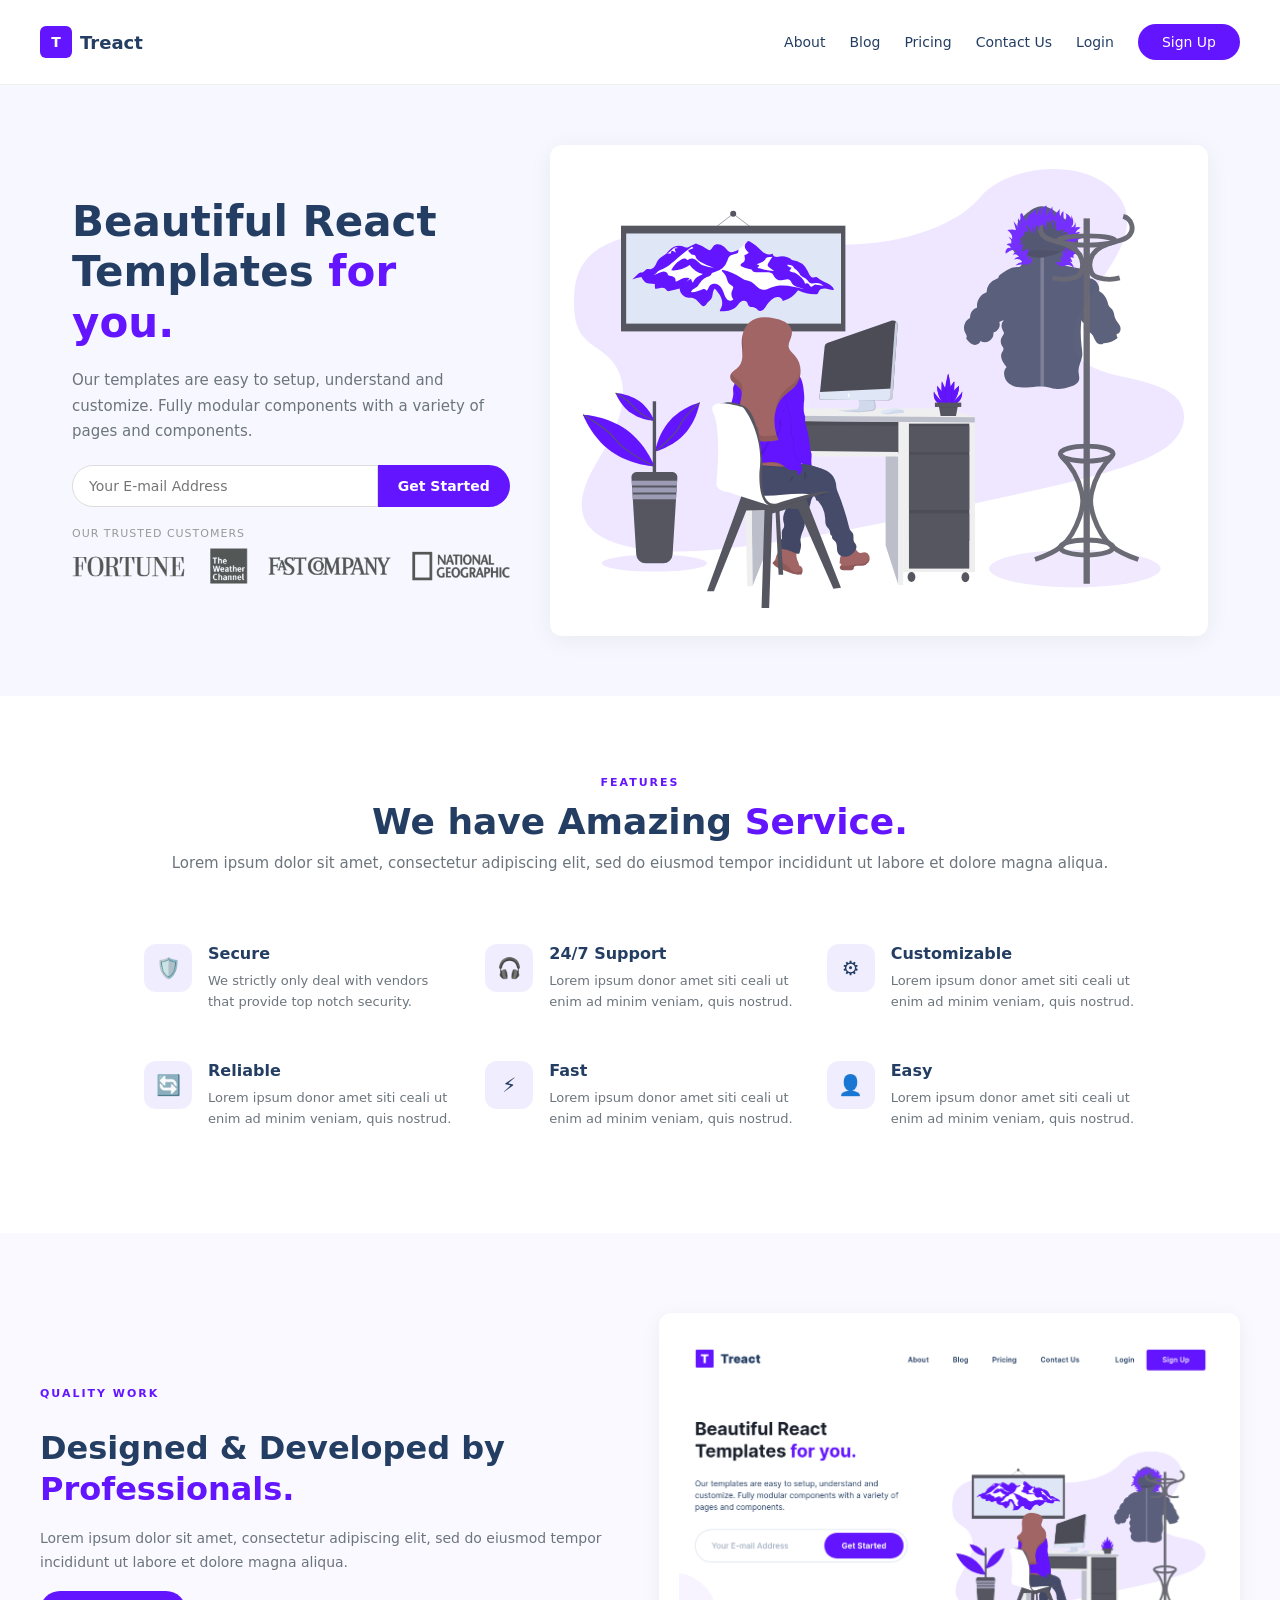
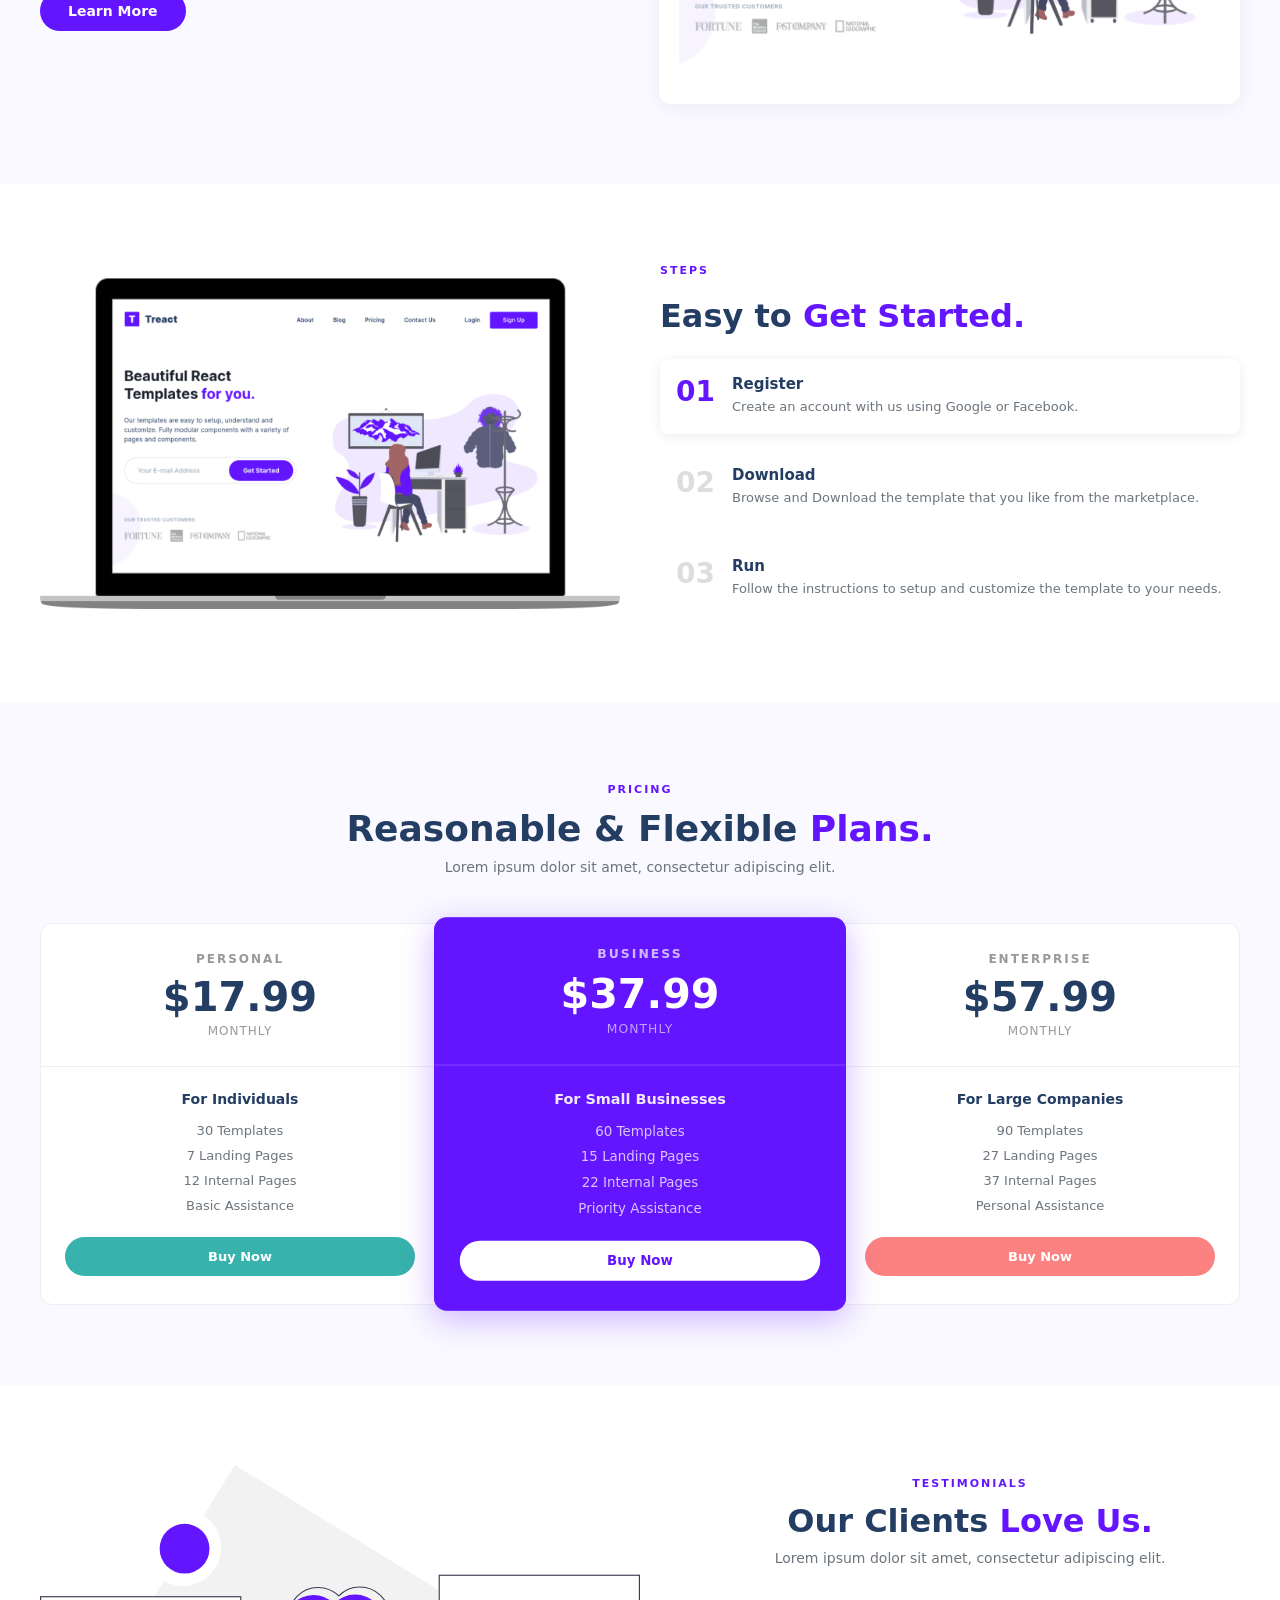
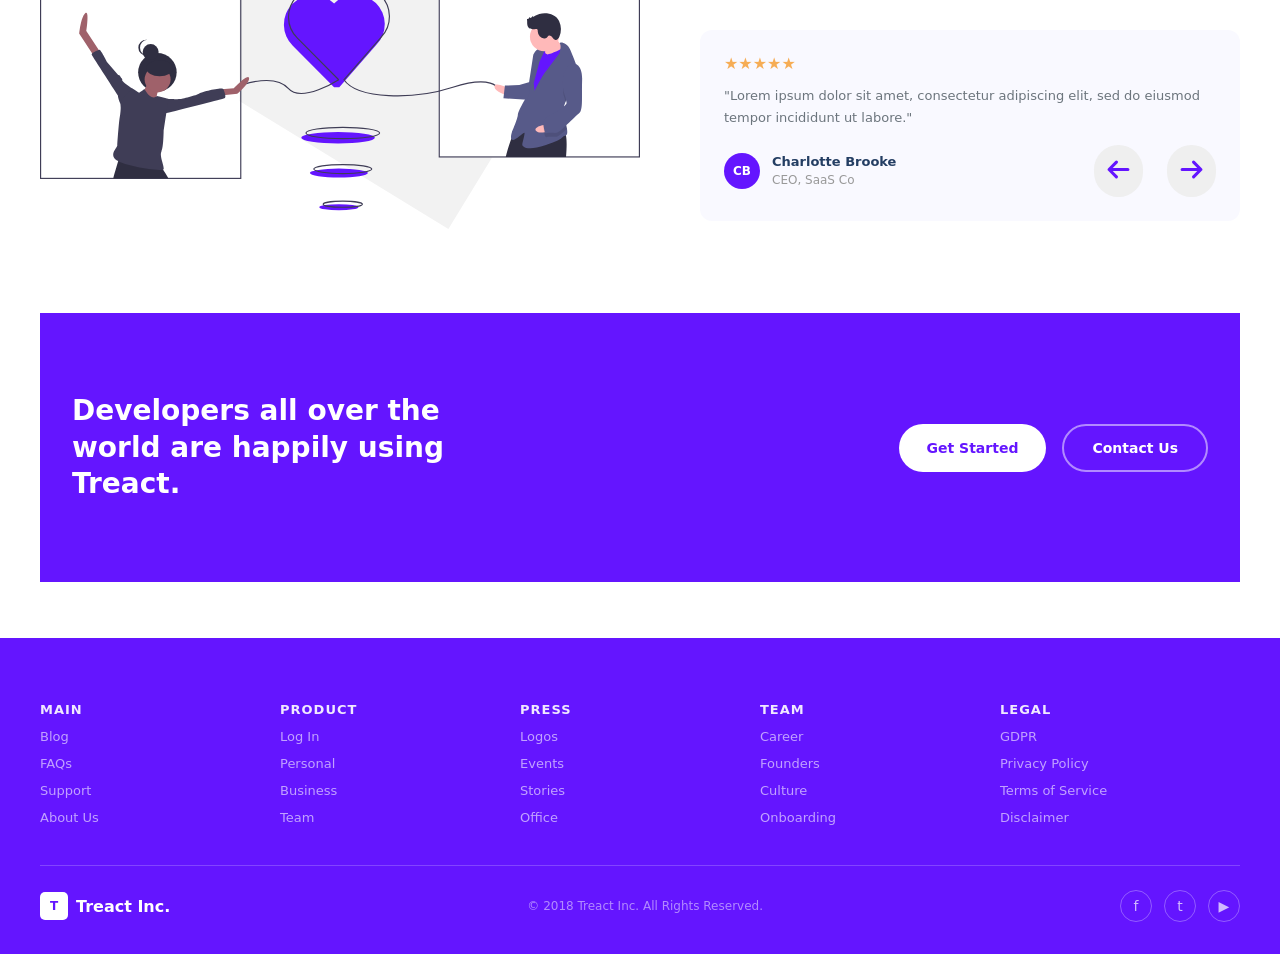
<file: index.html>
<!DOCTYPE html>
<html lang="en">
  <head>
    <meta charset="UTF-8" />
    <meta http-equiv="X-UA-Compatible" content="IE=edge" />
    <meta name="viewport" content="width=device-width, initial-scale=1.0" />
    
    <!-- Security: Prevent XSS and clickjacking -->
    <meta http-equiv="Content-Security-Policy" content="default-src 'self'; script-src 'self'; style-src 'self' 'unsafe-inline' https://fonts.googleapis.com; font-src 'self' https://fonts.gstatic.com; img-src 'self' data:; frame-ancestors 'none'; base-uri 'self'; form-action 'self';">
    <meta http-equiv="X-Content-Type-Options" content="nosniff">
    <meta http-equiv="X-Frame-Options" content="DENY">
    <meta http-equiv="X-XSS-Protection" content="1; mode=block">
    <meta name="referrer" content="strict-origin-when-cross-origin">
    
    <title>Treact</title>
    <link rel="stylesheet" href="style.css" />
    
    <!-- Security: Subresource Integrity for external scripts (add hash when you have one) -->
    <script src="script.js" defer></script>
  </head>
  <body>
    <nav>
      <div class="row nav__row">
        <div class="nav-logo">
          <div class="nav-logo-icon">T</div>
          Treact
        </div>
        <div class="nav-links">
          <!-- Security: href anchors only, no javascript: URLs -->
          <a href="#features">About</a>
          <a href="#quality">Blog</a>
          <a href="#pricing">Pricing</a>
          <a href="#start">Contact Us</a>
          <!-- Security: Login/Signup should go to real auth pages, not # -->
          <a href="/login" id="login-link">Login</a>
          <a href="/signup" id="signup-link" class="btn-primary">Sign Up</a>
        </div>
        <button class="btn__menu" onclick="openMenu()" aria-label="Open menu">
          <svg
            xmlns="http://www.w3.org/2000/svg"
            width="24"
            height="24"
            viewBox="0 0 24 24"
            fill="none"
            stroke="currentColor"
            stroke-width="2"
            stroke-linecap="round"
            stroke-linejoin="round"
          >
            <line x1="3" y1="12" x2="21" y2="12"></line>
            <line x1="3" y1="6" x2="21" y2="6"></line>
            <line x1="3" y1="18" x2="21" y2="18"></line>
          </svg>
        </button>
      </div>
    </nav>

    <div class="modal" role="dialog" aria-modal="true" aria-hidden="true">
      <button class="btn__menu btn__menu--close" onclick="closeMenu()" aria-label="Close menu">
        <svg
          xmlns="http://www.w3.org/2000/svg"
          width="24"
          height="24"
          viewBox="0 0 24 24"
          fill="none"
          stroke="currentColor"
          stroke-width="2"
          stroke-linecap="round"
          stroke-linejoin="round"
        >
          <line x1="18" y1="6" x2="6" y2="18"></line>
          <line x1="6" y1="6" x2="18" y2="18"></line>
        </svg>
      </button>
      <div class="modal__links">
        <a href="#features" class="modal__link">About</a>
        <a href="#quality" class="modal__link">Blog</a>
        <a href="#pricing" class="modal__link">Pricing</a>
        <a href="#start" class="modal__link">Contact Us</a>
        <a href="/login" class="modal__link" id="modal-login">Login</a>
        <a href="/signup" class="modal__link modal__link--primary" id="modal-signup">Sign Up</a>
      </div>
    </div>

    <section id="landing">
      <div class="header-row row">
        <div class="header-left">
          <h1>
            Beautiful React Templates <span class="purple">for you.</span>
          </h1>
          <p>
            Our templates are easy to setup, understand and customize. Fully
            modular components with a variety of pages and components.
          </p>
          <div class="email-form">
            <!-- Security: Input validation attributes -->
            <input
              type="email"
              id="email-input"
              name="email"
              placeholder="Your E-mail Address"
              required
              maxlength="254"
              autocomplete="email"
              pattern="[a-z0-9._%+-]+@[a-z0-9.-]+\.[a-z]{2,}$"
            />
            <button type="submit" id="get-started-btn">Get Started</button>
          </div>
          <div class="trusted">
            <span>Our Trusted Customers</span>
            <div class="trusted-logos">
              <img src="./assets/customers-logo.png" alt="Trusted customer logos" loading="lazy" />
            </div>
          </div>
        </div>
        <div class="header-right">
          <img src="./assets/design-illustration-2.svg" alt="Design illustration" loading="lazy" />
        </div>
      </div>
    </section>

    <section id="features">
      <div class="container">
        <div class="row__narrow">
          <div class="features-header">
            <div class="label">Features</div>
            <h2>We have Amazing <span class="purple">Service.</span></h2>
            <p>
              Lorem ipsum dolor sit amet, consectetur adipiscing elit, sed do
              eiusmod tempor incididunt ut labore et dolore magna aliqua.
            </p>
          </div>
          <div class="services">
            <div class="service">
              <div class="service-icon" aria-hidden="true">🛡️</div>
              <div class="service-description">
                <h3>Secure</h3>
                <p>
                  We strictly only deal with vendors that provide top notch
                  security.
                </p>
              </div>
            </div>
            <div class="service">
              <div class="service-icon" aria-hidden="true">🎧</div>
              <div class="service-description">
                <h3>24/7 Support</h3>
                <p>
                  Lorem ipsum donor amet siti ceali ut enim ad minim veniam,
                  quis nostrud.
                </p>
              </div>
            </div>
            <div class="service">
              <div class="service-icon" aria-hidden="true">⚙️</div>
              <div class="service-description">
                <h3>Customizable</h3>
                <p>
                  Lorem ipsum donor amet siti ceali ut enim ad minim veniam,
                  quis nostrud.
                </p>
              </div>
            </div>
            <div class="service">
              <div class="service-icon" aria-hidden="true">🔄</div>
              <div class="service-description">
                <h3>Reliable</h3>
                <p>
                  Lorem ipsum donor amet siti ceali ut enim ad minim veniam,
                  quis nostrud.
                </p>
              </div>
            </div>
            <div class="service">
              <div class="service-icon" aria-hidden="true">⚡</div>
              <div class="service-description">
                <h3>Fast</h3>
                <p>
                  Lorem ipsum donor amet siti ceali ut enim ad minim veniam,
                  quis nostrud.
                </p>
              </div>
            </div>
            <div class="service">
              <div class="service-icon" aria-hidden="true">👤</div>
              <div class="service-description">
                <h3>Easy</h3>
                <p>
                  Lorem ipsum donor amet siti ceali ut enim ad minim veniam,
                  quis nostrud.
                </p>
              </div>
            </div>
          </div>
        </div>
      </div>
    </section>

    <section id="quality">
      <div class="container">
        <div class="row">
          <div class="quality-left">
            <div class="label">Quality Work</div>
            <h2>
              Designed & Developed by <span class="purple">Professionals.</span>
            </h2>
            <p>
              Lorem ipsum dolor sit amet, consectetur adipiscing elit, sed do
              eiusmod tempor incididunt ut labore et dolore magna aliqua.
            </p>
            <a href="#features" class="learn-more">Learn More</a>
          </div>
          <div class="quality-right">
            <img src="./assets/hero-screenshot-1.png" alt="Product screenshot showing Treact interface" loading="lazy" />
          </div>
        </div>
      </div>
    </section>

    <section id="steps">
      <div class="container">
        <div class="row">
          <div class="steps-left">
            <img src="./assets/laptop-final.png" alt="Laptop illustration showing Treact website" class="steps-img" loading="lazy" />
          </div>
          <div class="steps-right">
            <div class="label">Steps</div>
            <h2>Easy to <span class="purple">Get Started.</span></h2>
            <div class="step active">
              <div class="step-num">01</div>
              <div class="step-content">
                <h4>Register</h4>
                <p>Create an account with us using Google or Facebook.</p>
              </div>
            </div>
            <div class="step">
              <div class="step-num">02</div>
              <div class="step-content">
                <h4>Download</h4>
                <p>
                  Browse and Download the template that you like from the
                  marketplace.
                </p>
              </div>
            </div>
            <div class="step">
              <div class="step-num">03</div>
              <div class="step-content">
                <h4>Run</h4>
                <p>
                  Follow the instructions to setup and customize the template to
                  your needs.
                </p>
              </div>
            </div>
          </div>
        </div>
      </div>
    </section>

    <section id="pricing">
      <div class="container">
        <div class="row">
          <div class="pricing-header">
            <div class="label">Pricing</div>
            <h2>Reasonable & Flexible <span class="purple">Plans.</span></h2>
            <p>Lorem ipsum dolor sit amet, consectetur adipiscing elit.</p>
          </div>
          <div class="plans">
            <div class="plan">
              <div class="plan-header">
                <div class="plan-name">Personal</div>
                <div class="price">$17.99</div>
                <div class="period">Monthly</div>
              </div>
              <div class="plan-body">
                <h4>For Individuals</h4>
                <ul>
                  <li>30 Templates</li>
                  <li>7 Landing Pages</li>
                  <li>12 Internal Pages</li>
                  <li>Basic Assistance</li>
                </ul>
              </div>
              <div class="plan-footer">
                <button class="plan-btn teal" type="button">Buy Now</button>
              </div>
            </div>
            <div class="plan featured">
              <div class="plan-header">
                <div class="plan-name">Business</div>
                <div class="price">$37.99</div>
                <div class="period">Monthly</div>
              </div>
              <div class="plan-body">
                <h4>For Small Businesses</h4>
                <ul>
                  <li>60 Templates</li>
                  <li>15 Landing Pages</li>
                  <li>22 Internal Pages</li>
                  <li>Priority Assistance</li>
                </ul>
              </div>
              <div class="plan-footer">
                <button class="plan-btn white" type="button">Buy Now</button>
              </div>
            </div>
            <div class="plan">
              <div class="plan-header">
                <div class="plan-name">Enterprise</div>
                <div class="price">$57.99</div>
                <div class="period">Monthly</div>
              </div>
              <div class="plan-body">
                <h4>For Large Companies</h4>
                <ul>
                  <li>90 Templates</li>
                  <li>27 Landing Pages</li>
                  <li>37 Internal Pages</li>
                  <li>Personal Assistance</li>
                </ul>
              </div>
              <div class="plan-footer">
                <button class="plan-btn coral" type="button">Buy Now</button>
              </div>
            </div>
          </div>
        </div>
      </div>
    </section>

    <section id="testimonials">
      <div class="container">
        <div class="row">
          <figure class="testimonial__description--img">
            <img src="./assets/love-illustration.svg" alt="Love illustration" loading="lazy" />
          </figure>
          <div class="testimonials-row">
            <div class="testimonials-header">
              <div class="label">Testimonials</div>
              <h2>Our Clients <span class="purple">Love Us.</span></h2>
              <p>Lorem ipsum dolor sit amet, consectetur adipiscing elit.</p>
            </div>
            <div class="testimonial">
              <div class="stars" aria-label="5 star rating">★★★★★</div>
              <p>
                "Lorem ipsum dolor sit amet, consectetur adipiscing elit, sed do
                eiusmod tempor incididunt ut labore."
              </p>

              <div class="testimonial__bottom">
                <div class="testimonial-author">
                  <div class="avatar" aria-hidden="true">CB</div>
                  <div class="author-info">
                    <strong>Charlotte Brooke</strong>
                    <span>CEO, SaaS Co</span>
                  </div>
                </div>

                <div class="testimonial__buttons">
                  <button class="testimonial__button" aria-label="Previous testimonial">
                    <svg
                      fill="none"
                      stroke="rgb(100,21,255)"
                      stroke-linecap="round"
                      stroke-linejoin="round"
                      stroke-width="3"
                      viewBox="0 0 24 24"
                    >
                      <path d="M10 19l-7-7m0 0l7-7m-7 7h18"></path>
                    </svg>
                  </button>
                  <div class="divider"></div>
                  <button class="testimonial__button" aria-label="Next testimonial">
                    <svg
                      fill="none"
                      stroke="rgb(100,21,255)"
                      stroke-linecap="round"
                      stroke-linejoin="round"
                      stroke-width="3"
                      viewBox="0 0 24 24"
                    >
                      <path d="M14 5l7 7m0 0l-7 7m7-7H3"></path>
                    </svg>
                  </button>
                </div>
              </div>
            </div>
          </div>
        </div>
      </div>
    </section>

    <section id="start">
      <div class="container">
        <div class="row">
          <div class="start-left">
            <h2>Developers all over the world are happily using Treact.</h2>
          </div>
          <div class="start-buttons">
            <button class="btn-white" id="cta-start" type="button">Get Started</button>
            <button class="btn-outline-white" id="cta-contact" type="button">
              Contact Us
            </button>
          </div>
        </div>
      </div>
    </section>

    <footer>
      <div class="row footer__row">
        <div class="links">
          <div class="link">
            <h4>Main</h4>
            <a href="#features">Blog</a>
            <a href="#features">FAQs</a>
            <a href="#start">Support</a>
            <a href="#features">About Us</a>
          </div>
          <div class="link">
            <h4>Product</h4>
            <a href="/login" class="footer-login">Log In</a>
            <a href="#pricing">Personal</a>
            <a href="#pricing">Business</a>
            <a href="#pricing">Team</a>
          </div>
          <div class="link">
            <h4>Press</h4>
            <a href="#">Logos</a>
            <a href="#">Events</a>
            <a href="#">Stories</a>
            <a href="#">Office</a>
          </div>
          <div class="link">
            <h4>Team</h4>
            <a href="#">Career</a>
            <a href="#">Founders</a>
            <a href="#">Culture</a>
            <a href="#">Onboarding</a>
          </div>
          <div class="link">
            <h4>Legal</h4>
            <a href="#">GDPR</a>
            <a href="#">Privacy Policy</a>
            <a href="#">Terms of Service</a>
            <a href="#">Disclaimer</a>
          </div>
        </div>
        <div class="footer__info">
          <div class="footer-logo">
            <div class="footer-logo-icon">T</div>
            Treact Inc.
          </div>
          <div class="copyright">© 2018 Treact Inc. All Rights Reserved.</div>
          <div class="social-icons">
            <!-- Security: External links with rel attributes -->
            <a href="https://facebook.com" target="_blank" rel="noopener noreferrer nofollow" aria-label="Facebook">f</a>
            <a href="https://twitter.com" target="_blank" rel="noopener noreferrer nofollow" aria-label="Twitter">t</a>
            <a href="https://youtube.com" target="_blank" rel="noopener noreferrer nofollow" aria-label="YouTube">▶</a>
          </div>
        </div>
      </div>
    </footer>
  </body>
</html>
</file>
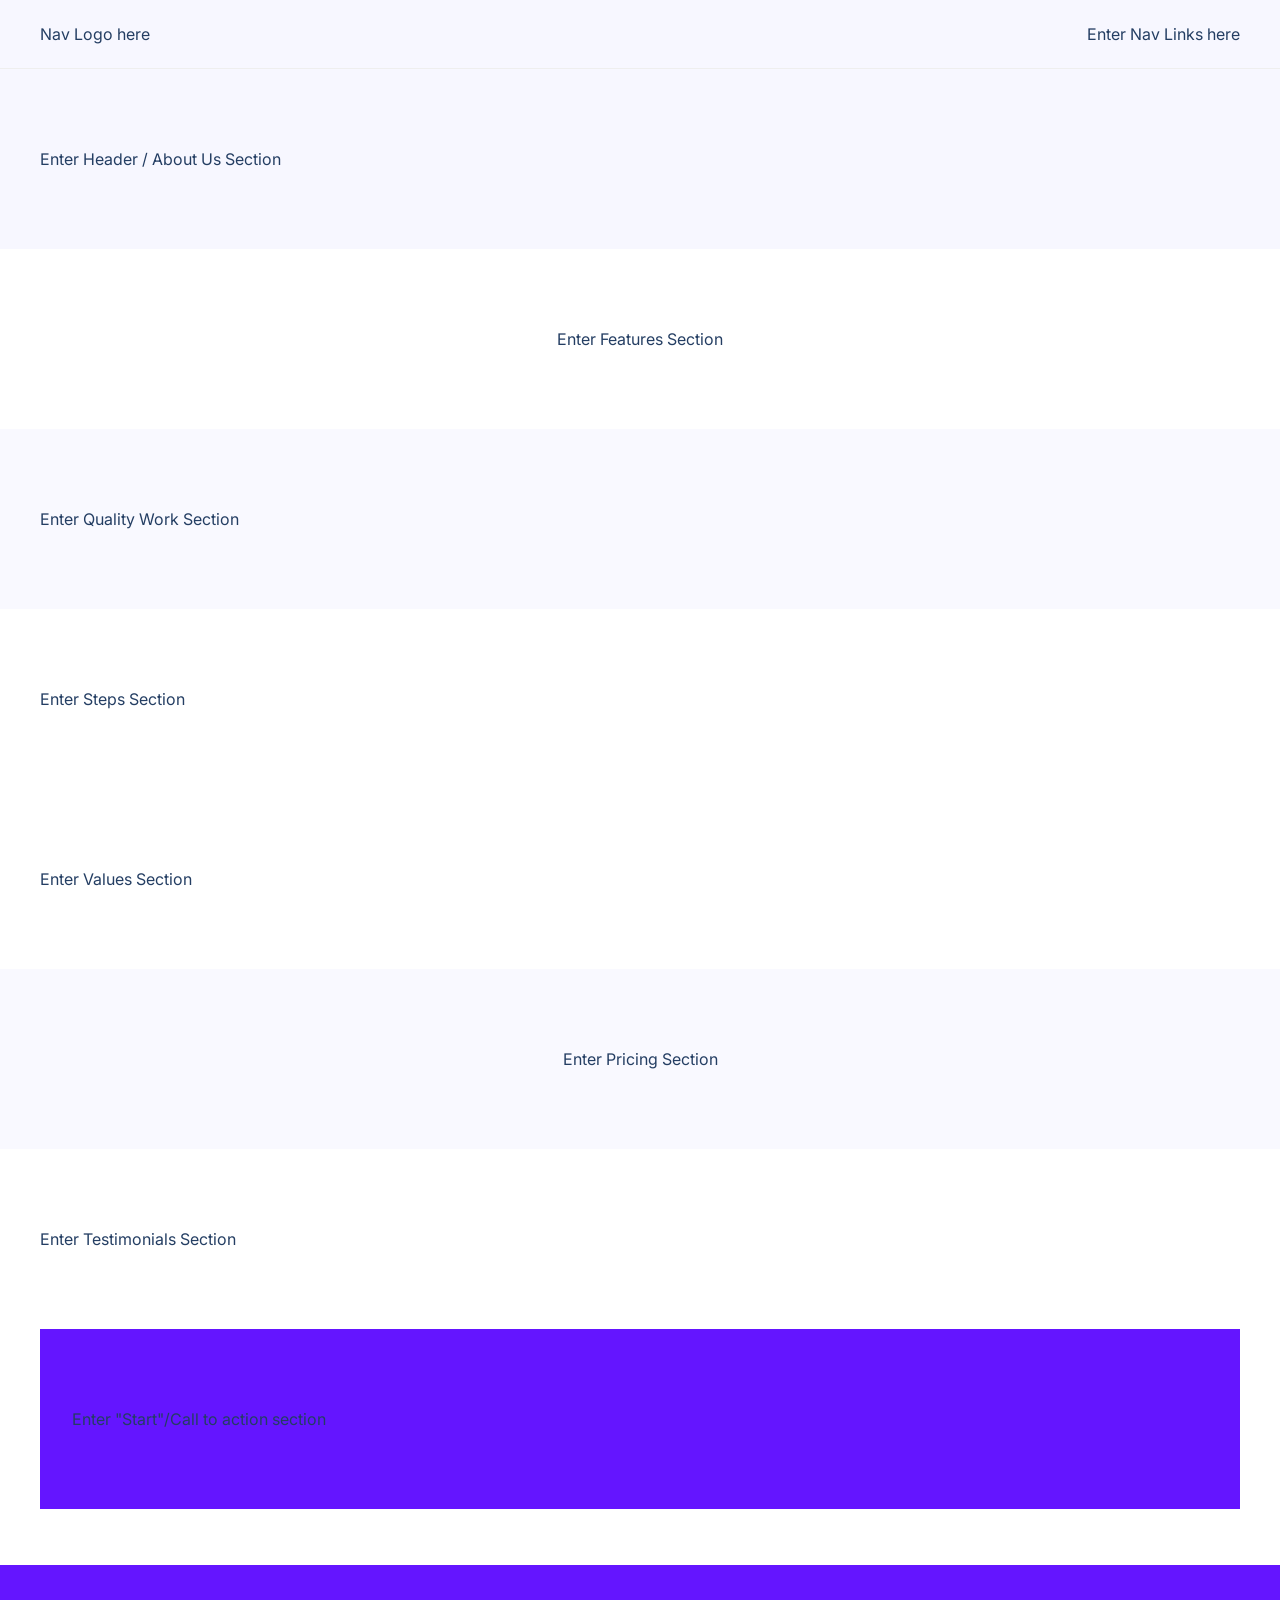
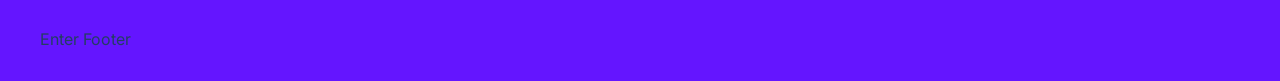
<file: projectfrontend.html>
<!DOCTYPE html>
<html lang="en">

<head>
    <meta charset="UTF-8">
    <meta http-equiv="X-UA-Compatible" content="IE=edge">
    <meta name="viewport" content="width=device-width, initial-scale=1.0">
    <title>Document</title>
    <link rel="stylesheet" href="style.css">
    <link rel="stylesheet" href="https://pro.fontawesome.com/releases/v5.10.0/css/all.css"
        integrity="sha384-AYmEC3Yw5cVb3ZcuHtOA93w35dYTsvhLPVnYs9eStHfGJvOvKxVfELGroGkvsg+p" crossorigin="anonymous" />
    <script src="script.js"></script>
</head>

<body>
    <section id="landing">
        <nav>
            <div class="row nav__row">
                <div class="nav__logo">
                <!--  -->Nav Logo here<!--  -->
                </div>
                <!--  -->Enter Nav Links here<!--  -->
                <button class="btn__menu" onclick="openMenu()">
                    <svg xmlns="http://www.w3.org/2000/svg" width="24" height="24" viewBox="0 0 24 24" fill="none"
                        stroke="currentColor" stroke-width="2" stroke-linecap="round" stroke-linejoin="round"
                        class="btn__menu--svg">
                        <line x1="3" y1="12" x2="21" y2="12"></line>
                        <line x1="3" y1="6" x2="21" y2="6"></line>
                        <line x1="3" y1="18" x2="21" y2="18"></line>
                    </svg>
                </button>
            </div>
        </nav>
        <div class="modal">
            <button class="btn__menu btn__menu--close" onclick="closeMenu()">
                <svg xmlns="http://www.w3.org/2000/svg" width="24" height="24" viewBox="0 0 24 24" fill="none"
                    stroke="currentColor" stroke-width="2" stroke-linecap="round" stroke-linejoin="round"
                    class="light___StyledCloseIcon-lj69nl-14 fASujC">
                    <line x1="18" y1="6" x2="6" y2="18"></line>
                    <line x1="6" y1="6" x2="18" y2="18"></line>
                </svg>
            </button>
            <div class="modal__links">
                <a class="modal__link">About</a>
                <a class="modal__link">Blog</a>
                <a class="modal__link">Pricing</a>
                <a class="modal__link">Contact Us</a>
                <a class="modal__link">Login</a>
                <a class="modal__link modal__link--primary">Sign Up</a>
            </div>
        </div>
        <header>
            <div class="container">
                <div class="row">
                    <!--  -->Enter Header / About Us Section<!--  -->
            </div>
        </header>
    </section>
    <main>
        <section id="features">
            <div class="container">
                <div class="row__narrow">
                    <!--  -->Enter Features Section<!--  -->
                </div>
            </div>
        </section>
        <section id="quality">
            <div class="container">
                <div class="row">
                    <!--  -->Enter Quality Work Section<!--  -->
                </div>
            </div>
        </section>
        <section id="steps">
            <div class="container">
                <div class="row">
                    <!--  -->Enter Steps Section<!--  -->
                </div>
            </div>
        </section>
        <section id="values">
            <div class="container">
                <div class="row">
                    <!--  -->Enter Values Section<!--  -->
                </div>
            </div>
        </section>
        <section id="pricing">
            <div class="container">
                <div class="row">
                    <!--  -->Enter Pricing Section<!--  -->
                </div>
            </div>
        </section>
        <section id="testimonials">
            <div class="container">
                <div class="row">
                    <!--  -->Enter Testimonials Section<!--  -->
                </div>
            </div>
        </section>
        <section id="start">
            <div class="container">
                <div class="row">
                    <!--  -->Enter "Start"/Call to action section<!--  -->
                </div>
            </div>
        </section>
    </main>
    <footer>
        <div class="row footer__row">
            <!--  -->Enter Footer<!--  -->
        </div>
    </footer>
</body>

</html>
</file>
<file: style.css>
@import url("https://fonts.googleapis.com/css2?family=Inter:wght@100;200;300;400;500;600;700;800;900&display=swap");

* {
  margin: 0;
  padding: 0;
  box-sizing: border-box;
  font-family: "Inter", system-ui;
  color: #243e63;
}

body {
  max-width: 100vw;
  overflow-x: hidden;
}

img {
  width: 100%;
}

.row {
  width: 100%;
  max-width: 1200px;
  margin: 0 auto;
}

.row__narrow {
  width: 100%;
  max-width: 1024px;
  margin: 0 auto;
}

.container {
  padding: 80px 32px;
}

.purple {
  color: #6415ff;
}

/* NAV */
nav {
  display: flex;
  padding: 24px 32px;
  border-bottom: 1px solid #eee;
}

.nav__row {
  display: flex;
  justify-content: space-between;
  align-items: center;
}

.nav-logo {
  display: flex;
  align-items: center;
  gap: 8px;
  font-weight: 700;
  font-size: 18px;
}

.nav-logo-icon {
  background: #6415ff;
  color: white;
  width: 32px;
  height: 32px;
  border-radius: 6px;
  display: flex;
  align-items: center;
  justify-content: center;
  font-weight: 900;
  font-size: 14px;
}

.nav-links {
  display: flex;
  align-items: center;
  gap: 24px;
}

.nav-links a {
  text-decoration: none;
  font-size: 14px;
  font-weight: 500;
  color: #243e63;
}

.btn-primary {
  background: #6415ff;
  color: white !important;
  padding: 10px 24px;
  border-radius: 500px;
  font-size: 14px;
  font-weight: 600;
}

.btn__menu {
  display: none;
  background: transparent;
  border: none;
  cursor: pointer;
}

/* MODAL */
.modal {
  position: fixed;
  top: 0;
  left: 0;
  right: 0;
  height: 378px;
  margin: 24px 16px;
  padding: 32px;
  background-color: #fff;
  border: 1px solid rgb(229, 231, 235);
  border-radius: 8px;
  z-index: 4;
  visibility: hidden;
  opacity: 0;
  transform: translateX(300%);
  transition: all 300ms ease;
}

.modal__links {
  width: 100%;
  height: 100%;
  display: flex;
  flex-direction: column;
  align-items: center;
}

.modal__link {
  color: #1a202c;
  font-size: 18px;
  font-weight: 600;
  line-height: 1.5;
  margin: 8px 0;
  padding-bottom: 4px;
  text-decoration: none;
}

.modal__link--primary {
  color: #f7fafc;
  padding: 12px 32px;
  background: #6415ff;
  border-radius: 500px;
}

.menu--open .modal {
  visibility: visible;
  opacity: 1;
  transform: translateX(0);
}

.btn__menu--close {
  position: fixed;
  top: 24px;
  right: 18px;
}

/* LANDING */
#landing {
  background: #f7f7ff;
}

.header-row {
  display: flex;
  align-items: center;
  justify-content: space-between;
  gap: 40px;
  padding: 60px 32px;
}

.header-left {
  width: 40%;
  display: flex;
  flex-direction: column;
  gap: 20px;
}

.header-left h1 {
  font-size: 42px;
  font-weight: 800;
  line-height: 1.2;
}

.header-left p {
  font-size: 15px;
  color: #6c757d;
  line-height: 1.7;
}

.email-form {
  display: flex;
}

.email-form input {
  flex: 1;
  padding: 12px 16px;
  border: 1px solid #ddd;
  border-radius: 500px 0 0 500px;
  font-size: 14px;
  outline: none;
}

.email-form button {
  background: #6415ff;
  color: white;
  border: none;
  padding: 12px 20px;
  border-radius: 0 500px 500px 0;
  font-size: 14px;
  font-weight: 600;
  cursor: pointer;
}

.trusted {
  display: flex;
  flex-direction: column;
  gap: 8px;
}

.trusted span {
  font-size: 11px;
  color: #999;
  text-transform: uppercase;
  letter-spacing: 1px;
}

.trusted-logos {
  display: flex;
  gap: 16px;
  flex-wrap: wrap;
}

.trusted-logos span {
  font-size: 13px;
  font-weight: 700;
  color: #aaa;
}

.header-right {
  width: 60%;
  background: white;
  border-radius: 12px;
  padding: 24px;
  box-shadow: 0 4px 24px rgba(0, 0, 0, 0.06);
}

.header-img-placeholder {
  background: #f0edff;
  border-radius: 8px;
  height: 280px;
  display: flex;
  align-items: center;
  justify-content: center;
  color: #6415ff;
  font-size: 14px;
}

/* FEATURES */
#features {
  background: white;
  position: relative;
}

#features .row__narrow {
  display: flex;
  flex-direction: column;
  align-items: center;
}

.features-header {
  text-align: center;
  margin-bottom: 48px;
}

.label {
  color: #6415ff;
  font-size: 11px;
  font-weight: 700;
  text-transform: uppercase;
  letter-spacing: 2px;
  margin-bottom: 12px;
}

.features-header h2 {
  font-size: 36px;
  font-weight: 800;
}

.features-header p {
  color: #6c757d;
  font-size: 15px;
  margin-top: 12px;
}

.services {
  display: flex;
  flex-wrap: wrap;
  width: 100%;
}

.service {
  display: flex;
  width: calc(100% / 3);
  padding: 24px 16px;
  gap: 16px;
}

.service-icon {
  width: 48px;
  height: 48px;
  border-radius: 12px;
  background: #f0edff;
  display: flex;
  align-items: center;
  justify-content: center;
  font-size: 20px;
  flex-shrink: 0;
}

.service-description {
  display: flex;
  flex-direction: column;
  gap: 8px;
}

.service-description h3 {
  font-size: 16px;
  font-weight: 700;
}

.service-description p {
  font-size: 13px;
  color: #6c757d;
  line-height: 1.6;
}

/* QUALITY */
#quality {
  background: #f9f9ff;
}

#quality .row {
  display: flex;
  justify-content: space-between;
  align-items: center;
  gap: 40px;
}

.quality-left {
  width: 50%;
  display: flex;
  flex-direction: column;
  gap: 16px;
}

.quality-left h2 {
  font-size: 32px;
  font-weight: 800;
  line-height: 1.3;
}

.quality-left p {
  font-size: 14px;
  color: #6c757d;
  line-height: 1.7;
}

.learn-more {
  display: inline-block;
  background: #6415ff;
  color: white;
  padding: 12px 28px;
  border-radius: 500px;
  font-size: 14px;
  font-weight: 600;
  text-decoration: none;
  width: fit-content;
}

.quality-right {
  width: 50%;
  background: white;
  border-radius: 12px;
  padding: 20px;
  box-shadow: 0 4px 20px rgba(0, 0, 0, 0.06);
}

.mock-screen {
  background: #f0edff;
  border-radius: 8px;
  height: 220px;
  display: flex;
  align-items: center;
  justify-content: center;
  color: #6415ff;
  font-size: 13px;
}

/* STEPS */
#steps {
  background: white;
}

#steps .row {
  display: flex;
  justify-content: space-between;
  align-items: center;
  gap: 40px;
}

.steps-left {
  width: 50%;
}

.steps-img {
  max-width: 100%;
  height: auto;
  display: block;
  border-radius: 12px;
}

.steps-right {
  width: 50%;
  display: flex;
  flex-direction: column;
  gap: 8px;
}

.steps-right h2 {
  font-size: 32px;
  font-weight: 800;
  margin-bottom: 16px;
}

.step {
  display: flex;
  gap: 16px;
  padding: 16px;
  border-radius: 8px;
  margin-bottom: 8px;
  cursor: pointer;
}

.step.active {
  background: white;
  box-shadow: 0 2px 12px rgba(0, 0, 0, 0.08);
}

.step-num {
  font-size: 28px;
  font-weight: 800;
  color: #ddd;
  min-width: 40px;
}

.step.active .step-num {
  color: #6415ff;
}

.step-content h4 {
  font-size: 15px;
  font-weight: 700;
}

.step-content p {
  font-size: 13px;
  color: #6c757d;
  line-height: 1.6;
  margin-top: 4px;
}

/* PRICING */
#pricing {
  background: #f9f9ff;
}

#pricing .row {
  display: flex;
  flex-direction: column;
  align-items: center;
}

.pricing-header {
  text-align: center;
  margin-bottom: 48px;
}

.pricing-header h2 {
  font-size: 36px;
  font-weight: 800;
}

.pricing-header p {
  color: #6c757d;
  font-size: 14px;
  margin-top: 10px;
}

.plans {
  display: flex;
  flex-wrap: wrap;
  width: 100%;
  justify-content: center;
}

.plan {
  width: calc(100% / 3);
  display: flex;
  flex-direction: column;
  background: white;
  border: 1px solid #eee;
}

.plan:first-child {
  border-radius: 12px 0 0 12px;
}
.plan:last-child {
  border-radius: 0 12px 12px 0;
}

.plan.featured {
  background: #6415ff;
  border-color: #6415ff;
  border-radius: 12px;
  z-index: 1;
  box-shadow: 0 8px 32px rgba(100, 21, 255, 0.3);
  transform: scale(1.03);
}

.plan-header {
  padding: 28px 24px;
  border-bottom: 1px solid #eee;
  text-align: center;
}

.plan.featured .plan-header {
  border-bottom-color: rgba(255, 255, 255, 0.2);
}

.plan-name {
  font-size: 12px;
  font-weight: 700;
  text-transform: uppercase;
  letter-spacing: 2px;
  color: #999;
}

.plan.featured .plan-name {
  color: rgba(255, 255, 255, 0.7);
}

.price {
  font-size: 40px;
  font-weight: 800;
  color: #243e63;
  margin: 8px 0 4px;
}

.plan.featured .price {
  color: white;
}

.period {
  font-size: 12px;
  color: #999;
  text-transform: uppercase;
  letter-spacing: 1px;
}

.plan.featured .period {
  color: rgba(255, 255, 255, 0.6);
}

.plan-body {
  padding: 24px;
  flex: 1;
  text-align: center;
}

.plan-body h4 {
  font-size: 14px;
  font-weight: 700;
  margin-bottom: 16px;
}

.plan.featured .plan-body h4 {
  color: rgba(255, 255, 255, 0.9);
}

.plan-body ul {
  list-style: none;
  display: flex;
  flex-direction: column;
  gap: 10px;
}

.plan-body ul li {
  font-size: 13px;
  color: #6c757d;
}

.plan.featured .plan-body ul li {
  color: rgba(255, 255, 255, 0.75);
}

.plan-footer {
  padding: 0 24px 28px;
  text-align: center;
}

.plan-btn {
  display: block;
  padding: 12px;
  border-radius: 500px;
  font-size: 13px;
  font-weight: 700;
  cursor: pointer;
  border: none;
  width: 100%;
}

.plan-btn.teal {
  background: #38b2ac;
  color: white;
}
.plan-btn.white {
  background: white;
  color: #6415ff;
}
.plan-btn.coral {
  background: #fc8181;
  color: white;
}

/* TESTIMONIALS */
#testimonials {
  background: white;
}

#testimonials .row {
  display: flex;
  justify-content: space-between;
}

.testimonial__description--img {
  width: 50%;
}

.testimonials-header {
  text-align: center;
  margin-bottom: 40px;
}

.testimonials-header h2 {
  font-size: 32px;
  font-weight: 800;
}

.testimonials-header p {
  color: #6c757d;
  font-size: 14px;
  margin-top: 10px;
}

.testimonials-row {
  display: flex;
  flex-direction: column;
  gap: 24px;
  width: 45%;
}

.testimonial {
  flex: 1;
  background: #f9f9ff;
  border-radius: 12px;
  padding: 24px;
}

.testimonial__bottom,
.testimonial__buttons {
  display: flex;
  justify-content: space-between;
}

.testimonial__buttons {
  gap: 12px;
}

.testimonial__button {
  border-radius: 99px;
  border: none;
  padding: 12px;
}

.testimonial svg {
  width: 25px;
}

.stars {
  color: #f6ad55;
  font-size: 16px;
  margin-bottom: 12px;
}

.testimonial p {
  font-size: 13px;
  color: #6c757d;
  line-height: 1.7;
  margin-bottom: 16px;
}

.testimonial-author {
  display: flex;
  align-items: center;
  gap: 12px;
}

.avatar {
  width: 36px;
  height: 36px;
  border-radius: 50%;
  background: #6415ff;
  display: flex;
  align-items: center;
  justify-content: center;
  color: white;
  font-size: 12px;
  font-weight: 700;
}

.author-info strong {
  font-size: 13px;
  font-weight: 700;
  display: block;
}

.author-info span {
  font-size: 12px;
  color: #999;
}

/* START / CTA */
#start {
  background-color: #6415ff;
  max-width: 1200px;
  margin: 0 auto 56px auto;
}

#start .row {
  display: flex;
  justify-content: space-between;
  align-items: center;
  position: relative;
  overflow: hidden;
}

.start-left h2 {
  font-size: 28px;
  font-weight: 800;
  color: white;
  max-width: 400px;
  line-height: 1.3;
}

.start-buttons {
  display: flex;
  gap: 16px;
}

.btn-white {
  background: white;
  color: #6415ff;
  padding: 14px 28px;
  border-radius: 500px;
  font-size: 14px;
  font-weight: 700;
  border: none;
  cursor: pointer;
}

.btn-outline-white {
  background: transparent;
  color: white;
  padding: 14px 28px;
  border-radius: 500px;
  font-size: 14px;
  font-weight: 700;
  border: 2px solid rgba(255, 255, 255, 0.5);
  cursor: pointer;
}

/* FOOTER */
footer {
  background: #6415ff;
  padding: 64px 32px 32px;
  position: relative;
  overflow: hidden;
}

.footer__row {
  display: flex;
  flex-direction: column;
  gap: 40px;
}

.links {
  display: flex;
  flex-wrap: wrap;
}

.link {
  display: flex;
  flex-direction: column;
  width: calc(100% / 5);
  align-items: flex-start;
  gap: 12px;
}

.link h4 {
  font-size: 13px;
  font-weight: 700;
  color: rgba(255, 255, 255, 0.9);
  text-transform: uppercase;
  letter-spacing: 1px;
}

.link a {
  font-size: 13px;
  color: rgba(255, 255, 255, 0.6);
  text-decoration: none;
}

.footer__info {
  display: flex;
  justify-content: space-between;
  align-items: center;
  border-top: 1px solid rgba(255, 255, 255, 0.2);
  padding-top: 24px;
}

.footer-logo {
  display: flex;
  align-items: center;
  gap: 8px;
  color: white;
  font-weight: 700;
  font-size: 16px;
}

.footer-logo-icon {
  background: white;
  color: #6415ff;
  width: 28px;
  height: 28px;
  border-radius: 5px;
  display: flex;
  align-items: center;
  justify-content: center;
  font-weight: 900;
  font-size: 12px;
}

.copyright {
  font-size: 12px;
  color: rgba(255, 255, 255, 0.5);
}

.social-icons {
  display: flex;
  gap: 12px;
}

.social-icons a {
  width: 32px;
  height: 32px;
  border-radius: 50%;
  border: 1px solid rgba(255, 255, 255, 0.3);
  display: flex;
  align-items: center;
  justify-content: center;
  color: rgba(255, 255, 255, 0.7);
  font-size: 14px;
  text-decoration: none;
}

/* MOBILE */
@media (max-width: 1024px) {
  .btn__menu {
    display: block;
  }
  .nav-links {
    display: none;
  }
  .header-row {
    flex-direction: column;
  }
  .header-left {
    width: 100%;
  }
  .header-right {
    width: 100%;
  }
}

@media (max-width: 768px) {
  .service {
    width: calc(100% / 2);
  }
  .plan {
    width: 100%;
    border-radius: 12px !important;
    margin-bottom: 16px;
  }
  .plan.featured {
    transform: none;
  }
  #quality .row,
  #steps .row {
    flex-direction: column;
  }
  .quality-left,
  .quality-right,
  .steps-left,
  .steps-right {
    width: 100%;
  }
  .steps-img {
    max-width: 90%;
    margin: 0 auto 24px auto;
  }
  .testimonials-row {
    flex-direction: column;
  }
  #start .row {
    flex-direction: column;
    gap: 24px;
    text-align: center;
  }
  .link {
    width: calc(100% / 2);
    margin-bottom: 24px;
  }
}

@media (max-width: 480px) {
  .service {
    width: 100%;
  }
}

/* Testimonials responsive fix */
#testimonials .row {
  align-items: center;
}

@media (max-width: 768px) {
  #testimonials .row {
    flex-direction: column;
  }
  .testimonial__description--img {
    width: 100%;
  }
  .testimonials-row {
    width: 100%;
  }
}

/* Testimonials responsive fix */
#testimonials .row {
  align-items: center;
}

@media (max-width: 768px) {
  #testimonials .row {
    flex-direction: column;
  }
  .testimonial__description--img {
    width: 100%;
  }
  .testimonials-row {
    width: 100%;
  }
}

/* Testimonials responsive fix */
#testimonials .row {
  align-items: center;
}

@media (max-width: 768px) {
  #testimonials .row {
    flex-direction: column;
  }
  .testimonial__description--img {
    width: 100%;
  }
  .testimonials-row {
    width: 100%;
  }
}
</file>
